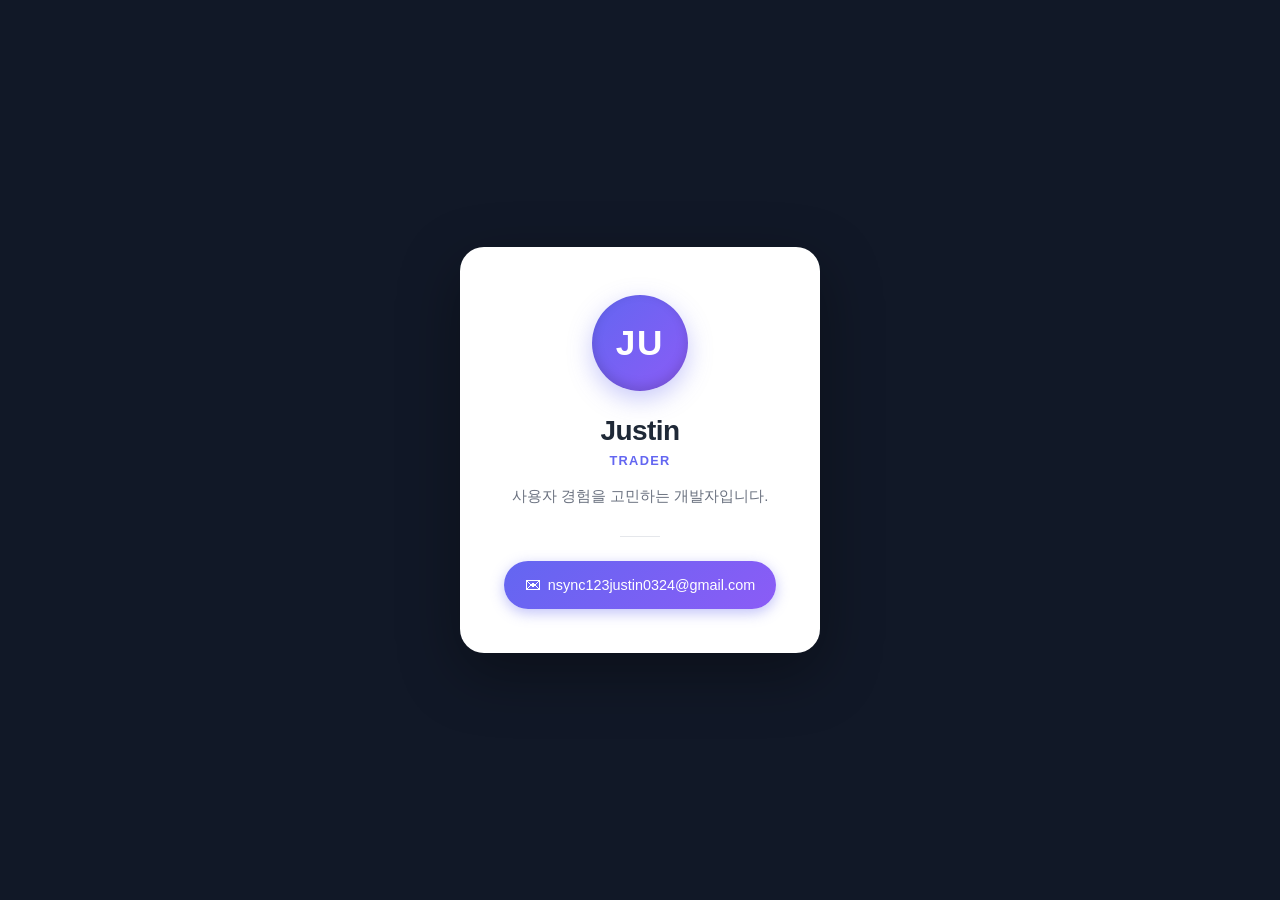
<file: CARD INDEX.HTML>
<!DOCTYPE html>
<html lang="ko">
<head>
  <!-- 문자 인코딩 및 뷰포트 설정 -->
  <meta charset="UTF-8" />
  <meta name="viewport" content="width=device-width, initial-scale=1.0" />
  <title>Justin | 웹 명함</title>

  <!-- 외부 스타일시트 연결 -->
  <link rel="stylesheet" href="style.css" />
</head>
<body>

  <!-- 페이지 전체 중앙 배치 컨테이너 -->
  <main class="page">

    <!-- 명함 카드 영역 -->
    <section class="card" aria-label="개인 명함">

      <!-- 프로필 아바타: 이미지 대신 이니셜 사용 -->
      <div class="avatar" aria-hidden="true">JU</div>

      <!-- 이름 및 직함 -->
      <h1 class="name">Justin</h1>
      <p class="title">Trader</p>

      <!-- 한 줄 자기소개 -->
      <p class="bio">사용자 경험을 고민하는 개발자입니다.</p>

      <!-- 구분선 -->
      <div class="divider" aria-hidden="true"></div>

      <!-- 연락처 영역 -->
      <address class="contact">
        <!-- 이메일 버튼: mailto 링크 + 클립보드 복사 기능 (아이콘은 CSS ::before) -->
        <a
          class="email-btn"
          href="mailto:nsync123justin0324@gmail.com"
          data-email="nsync123justin0324@gmail.com"
          id="emailBtn"
        >nsync123justin0324@gmail.com</a>
      </address>

    </section>

    <!-- 클립보드 복사 후 표시되는 토스트 알림 -->
    <div class="toast" id="toast" role="status" aria-live="polite">
      이메일 주소가 복사되었습니다!
    </div>

  </main>

  <!-- 인터랙션 스크립트 (defer로 DOM 파싱 후 실행) -->
  <script src="script.js" defer></script>
</body>
</html>
</file>
<file: style.css>
/* =========================================
   CSS 변수
   ========================================= */
:root {
  --color-bg: #111827;
  --color-card: #ffffff;
  --color-primary: #6366f1;
  --color-primary-end: #8b5cf6;
  --color-text: #1f2937;
  --color-muted: #6b7280;
  --color-btn-hover: #4f46e5;
  --radius-card: 24px;
  --shadow-card: 0 20px 60px rgba(0, 0, 0, 0.35);
}

/* =========================================
   전역 초기화
   ========================================= */
*, *::before, *::after { box-sizing: border-box; margin: 0; padding: 0; }

body {
  font-family: 'Segoe UI', 'Apple SD Gothic Neo', 'Noto Sans KR', sans-serif;
  background-color: var(--color-bg);
  color: var(--color-text);
  min-height: 100dvh;
  padding: env(safe-area-inset-top) env(safe-area-inset-right)
           env(safe-area-inset-bottom) env(safe-area-inset-left);
}

/* =========================================
   페이지 레이아웃
   ========================================= */
.page {
  display: flex;
  flex-direction: column;
  align-items: center;
  justify-content: center;
  min-height: 100dvh;
  padding: 32px 24px;
  gap: 16px;
}

/* =========================================
   카드 등장 애니메이션
   ========================================= */
@keyframes cardIn {
  from { opacity: 0; transform: translateY(24px) scale(0.97); }
  to   { opacity: 1; transform: translateY(0)    scale(1); }
}

/* =========================================
   명함 카드
   ========================================= */
.card {
  background-color: var(--color-card);
  border-radius: var(--radius-card);
  box-shadow: var(--shadow-card);
  padding: 40px 28px 36px;
  width: 100%;
  max-width: 360px;
  text-align: center;
  animation: cardIn 0.5s cubic-bezier(0.22, 1, 0.36, 1) both;
  transition: transform 0.3s ease, box-shadow 0.3s ease;
  overflow: hidden;
}

@media (hover: hover) {
  .card:hover {
    transform: translateY(-6px);
    box-shadow: 0 28px 72px rgba(0, 0, 0, 0.45);
  }
}

/* =========================================
   아바타
   ========================================= */
@keyframes avatarPop {
  0%   { transform: scale(0.7); opacity: 0; }
  70%  { transform: scale(1.08); }
  100% { transform: scale(1);    opacity: 1; }
}

.avatar {
  width: 88px; height: 88px;
  border-radius: 50%;
  background: linear-gradient(135deg, var(--color-primary), var(--color-primary-end));
  color: #fff;
  font-size: 2rem; font-weight: 700;
  letter-spacing: 0.05em;
  display: flex; align-items: center; justify-content: center;
  margin: 0 auto 24px;
  box-shadow: inset 0 -4px 12px rgba(0,0,0,0.15),
              0 8px 24px rgba(99,102,241,0.35);
  animation: avatarPop 0.5s cubic-bezier(0.22, 1, 0.36, 1) 0.15s both;
}

.name  { font-size: 1.6rem; font-weight: 700; color: var(--color-text); letter-spacing: -0.02em; margin-bottom: 6px; word-break: break-word; }
.title { font-size: 0.8rem; font-weight: 600; color: var(--color-primary); text-transform: uppercase; letter-spacing: 0.1em; margin-bottom: 16px; }
.bio   { font-size: 0.93rem; color: var(--color-muted); line-height: 1.65; margin-bottom: 28px; word-break: keep-all; }

.divider { width: 40px; height: 1px; background: #e5e7eb; margin: 0 auto 24px; }

/* =========================================
   이메일 버튼
   ========================================= */
.contact { font-style: normal; }

.email-btn {
  display: flex; align-items: center; justify-content: center; gap: 7px;
  padding: 13px 20px;
  background: linear-gradient(135deg, var(--color-primary), var(--color-primary-end));
  color: #fff; text-decoration: none;
  border-radius: 50px;
  font-size: 0.875rem; font-weight: 500;
  transition: transform 0.2s ease, box-shadow 0.25s ease;
  box-shadow: 0 4px 14px rgba(99,102,241,0.4);
  width: 100%;
  overflow-wrap: break-word; word-break: break-all; line-height: 1.4;
}
.email-btn::before { content: '✉'; flex-shrink: 0; font-size: 1rem; }

@media (hover: hover) {
  .email-btn:hover { transform: translateY(-2px); box-shadow: 0 6px 20px rgba(99,102,241,0.55); }
}
.email-btn:active { transform: scale(0.97); }

/* =========================================
   토스트 알림
   ========================================= */
.toast {
  position: fixed;
  bottom: calc(28px + env(safe-area-inset-bottom));
  left: 50%; transform: translateX(-50%) translateY(16px);
  background: #1f2937; color: #fff;
  padding: 10px 18px; border-radius: 10px;
  font-size: 0.85rem; max-width: calc(100vw - 48px); text-align: center;
  opacity: 0; pointer-events: none;
  transition: opacity 0.25s ease, transform 0.25s ease;
  z-index: 100;
}
.toast.show { opacity: 1; transform: translateX(-50%) translateY(0); }


/* =========================================================
   날씨 방송 위젯 — 외부 카드
   ========================================================= */
@keyframes castIn {
  from { opacity: 0; transform: translateY(20px); }
  to   { opacity: 1; transform: translateY(0); }
}

.weather-cast {
  width: 100%; max-width: 360px;
  border-radius: var(--radius-card);
  box-shadow: var(--shadow-card);
  padding: 20px 20px 16px;
  display: flex; align-items: flex-end; gap: 12px;
  animation: castIn 0.6s cubic-bezier(0.22, 1, 0.36, 1) 0.3s both;
  overflow: hidden;
  position: relative;
  /* 기본 배경 (날씨 상태로 덮어씀) */
  background: linear-gradient(135deg, #4b5563, #6b7280);
  transition: background 1s ease;
}

/* 날씨 상태별 배경 그라데이션 */
.weather-cast[data-wx="sunny"]   { background: linear-gradient(135deg, #2563eb, #f59e0b); }
.weather-cast[data-wx="cloudy"]  { background: linear-gradient(135deg, #374151, #6b7280); }
.weather-cast[data-wx="foggy"]   { background: linear-gradient(135deg, #4b5563, #9ca3af); }
.weather-cast[data-wx="drizzle"] { background: linear-gradient(135deg, #1e3a5f, #475569); }
.weather-cast[data-wx="rainy"]   { background: linear-gradient(135deg, #1e3a5f, #1e40af); }
.weather-cast[data-wx="snowy"]   { background: linear-gradient(135deg, #bfdbfe, #e0f2fe); }
.weather-cast[data-wx="thundery"]{ background: linear-gradient(135deg, #1e1b4b, #312e81); }

/* 눈 내리는 배경은 텍스트 어둡게 */
.weather-cast[data-wx="snowy"] .weather-temp,
.weather-cast[data-wx="snowy"] .weather-desc,
.weather-cast[data-wx="snowy"] .weather-loc { color: #1e3a5f !important; }


/* =========================================================
   날씨 방송 위젯 — 캐릭터 영역
   ========================================================= */
.wx-char-wrap {
  position: relative;
  flex-shrink: 0;
  display: flex;
  flex-direction: column;
  align-items: center;
}

/* SVG 캐릭터 — 위아래 부유 (idle) */
@keyframes wxCharIdle {
  0%, 100% { transform: translateY(0); }
  50%       { transform: translateY(-6px); }
}

.wx-caster-svg {
  width: 90px; height: auto;
  object-fit: contain;
  animation: wxCharIdle 2.8s ease-in-out infinite;
  filter: drop-shadow(0 4px 12px rgba(0,0,0,0.4));
}

/* 눈 깜빡임 */
@keyframes wxBlink {
  0%, 88%, 100% { transform: scaleY(1); }
  92%           { transform: scaleY(0.08); }
}

.wx-eye-l {
  transform-origin: 33px 30px;
  animation: wxBlink 4.5s ease-in-out infinite;
}
.wx-eye-r {
  transform-origin: 47px 30px;
  animation: wxBlink 4.5s ease-in-out infinite;
  animation-delay: 0.06s;
}

/* 오른팔 포인팅 흔들림 */
@keyframes wxArmWave {
  0%, 100% { transform: rotate(0deg); }
  50%       { transform: rotate(-10deg); }
}

.wx-char-arm {
  transform-origin: 57px 58px;
  animation: wxArmWave 2.8s ease-in-out infinite;
}


/* =========================================================
   날씨 방송 위젯 — 말풍선
   ========================================================= */
@keyframes wxSpeechIn {
  from { opacity: 0; transform: scale(0.75) translateY(6px); }
  to   { opacity: 1; transform: scale(1)    translateY(0); }
}

.wx-speech {
  position: absolute;
  top: -48px;
  left: 50%; transform: translateX(-20%);
  background: rgba(255,255,255,0.95);
  color: #1f2937;
  font-size: 0.68rem; font-weight: 600;
  line-height: 1.45;
  padding: 7px 10px;
  border-radius: 12px;
  white-space: nowrap;
  box-shadow: 0 4px 12px rgba(0,0,0,0.2);
  animation: wxSpeechIn 0.5s cubic-bezier(0.22, 1, 0.36, 1) 1.2s both;
  z-index: 2;
}

/* 말풍선 꼬리 */
.wx-speech::after {
  content: '';
  position: absolute;
  bottom: -7px;
  left: 14px;
  width: 0; height: 0;
  border-left: 7px solid transparent;
  border-right: 7px solid transparent;
  border-top: 8px solid rgba(255,255,255,0.95);
}


/* =========================================================
   날씨 방송 위젯 — 정보 패널
   ========================================================= */
.wx-panel {
  flex: 1;
  display: flex; flex-direction: column; align-items: flex-start;
  gap: 6px;
}

/* 날씨 아이콘 컨테이너 (기존 wx-anim 재사용) */
.weather-anim {
  width: 56px; height: 56px;
  position: relative;
  flex-shrink: 0;
}

.wx-panel-info { display: flex; flex-direction: column; gap: 1px; }

.weather-temp {
  font-size: 1.8rem; font-weight: 800;
  color: #ffffff; line-height: 1;
  text-shadow: 0 2px 8px rgba(0,0,0,0.3);
}
.weather-desc {
  font-size: 0.85rem; font-weight: 600;
  color: rgba(255,255,255,0.9);
}
.weather-loc {
  font-size: 0.72rem;
  color: rgba(255,255,255,0.7);
}


/* =========================================================
   날씨 아이콘 애니메이션 (공통)
   ========================================================= */

/* 로딩 점 */
.wx-dot {
  width: 7px; height: 7px;
  background: rgba(255,255,255,0.6); border-radius: 50%;
  position: absolute;
  top: 50%;
  left: calc(50% - 12px + calc(var(--i) * 12px));
  transform: translateY(-50%);
  animation: wxDotBounce 1.2s ease-in-out infinite;
  animation-delay: calc(var(--i) * 0.2s);
}
@keyframes wxDotBounce {
  0%, 100% { transform: translateY(-50%) scale(1);   opacity: 0.5; }
  50%       { transform: translateY(calc(-50% - 6px)) scale(1.2); opacity: 1; }
}

/* ☀️ 태양 */
.wx-sun { width: 100%; height: 100%; position: relative; }

.wx-sun-core {
  width: 24px; height: 24px; border-radius: 50%;
  background: radial-gradient(circle at 35% 35%, #fde68a, #f59e0b);
  position: absolute; top: 50%; left: 50%;
  transform: translate(-50%, -50%);
  z-index: 2;
  animation: wxSunPulse 3s ease-in-out infinite;
}
@keyframes wxSunPulse {
  0%, 100% { box-shadow: 0 0 8px  4px rgba(245,158,11,0.4); }
  50%       { box-shadow: 0 0 18px 8px rgba(245,158,11,0.7); }
}

.wx-rays {
  width: 100%; height: 100%;
  position: absolute; top: 0; left: 0;
  animation: wxRaysRotate 10s linear infinite;
}
@keyframes wxRaysRotate { to { transform: rotate(360deg); } }

.wx-ray {
  position: absolute;
  width: 3px; height: 9px;
  background: linear-gradient(to bottom, #fde68a, transparent);
  border-radius: 2px;
  left: calc(50% - 1.5px); top: 1px;
  transform-origin: 1.5px 27px;
  transform: rotate(calc(var(--i) * 45deg));
}

/* ☁️ 구름 */
.wx-cloud-wrap { width: 100%; height: 100%; display: flex; align-items: center; justify-content: center; }

.wx-cloud {
  position: relative;
  width: 46px; height: 18px;
  background: rgba(255,255,255,0.85); border-radius: 18px;
  animation: wxCloudBob 3s ease-in-out infinite;
}
.wx-cloud::before {
  content: ''; position: absolute;
  width: 22px; height: 22px; background: rgba(255,255,255,0.85);
  border-radius: 50%; top: -11px; left: 6px;
}
.wx-cloud::after {
  content: ''; position: absolute;
  width: 16px; height: 16px; background: rgba(255,255,255,0.85);
  border-radius: 50%; top: -7px; left: 22px;
}
@keyframes wxCloudBob {
  0%, 100% { transform: translateY(0); }
  50%       { transform: translateY(-4px); }
}

/* 🌧 비 */
.wx-rain-wrap { width: 100%; height: 100%; position: relative; }

.wx-rain-cloud {
  position: absolute; top: 4px; left: 50%; transform: translateX(-50%);
  width: 46px; height: 18px;
  background: rgba(255,255,255,0.7); border-radius: 18px;
}
.wx-rain-cloud::before {
  content: ''; position: absolute;
  width: 22px; height: 22px; background: rgba(255,255,255,0.7);
  border-radius: 50%; top: -11px; left: 6px;
}
.wx-rain-cloud::after {
  content: ''; position: absolute;
  width: 16px; height: 16px; background: rgba(255,255,255,0.7);
  border-radius: 50%; top: -7px; left: 22px;
}

.wx-drop {
  position: absolute; width: 2px; height: 9px;
  background: linear-gradient(to bottom, rgba(147,197,253,0.9), rgba(37,99,235,0.9));
  border-radius: 2px; top: 26px; opacity: 0;
  animation: wxDropFall 1.1s ease-in infinite;
  animation-delay: calc(var(--i) * 0.2s);
}
@keyframes wxDropFall {
  0%   { transform: translateY(-2px); opacity: 0; }
  15%  { opacity: 1; }
  90%  { opacity: 0.8; }
  100% { transform: translateY(28px); opacity: 0; }
}

/* ❄️ 눈 */
.wx-snow-wrap { width: 100%; height: 100%; position: relative; }

.wx-snow-cloud {
  position: absolute; top: 4px; left: 50%; transform: translateX(-50%);
  width: 46px; height: 18px;
  background: rgba(255,255,255,0.8); border-radius: 18px;
}
.wx-snow-cloud::before {
  content: ''; position: absolute;
  width: 22px; height: 22px; background: rgba(255,255,255,0.8);
  border-radius: 50%; top: -11px; left: 6px;
}
.wx-snow-cloud::after {
  content: ''; position: absolute;
  width: 16px; height: 16px; background: rgba(255,255,255,0.8);
  border-radius: 50%; top: -7px; left: 22px;
}

.wx-flake {
  position: absolute; font-size: 9px; color: #93c5fd;
  top: 28px; opacity: 0;
  animation: wxFlakeFall 2s ease-in-out infinite;
  animation-delay: calc(var(--i) * 0.35s);
}
@keyframes wxFlakeFall {
  0%   { transform: translateY(0)    rotate(0deg);   opacity: 0; }
  15%  { opacity: 1; }
  85%  { opacity: 0.7; }
  100% { transform: translateY(26px) rotate(180deg); opacity: 0; }
}

/* ⚡ 천둥 */
.wx-thunder-wrap { width: 100%; height: 100%; position: relative; }

.wx-thunder-cloud {
  position: absolute; top: 4px; left: 50%; transform: translateX(-50%);
  width: 46px; height: 18px;
  background: rgba(255,255,255,0.5); border-radius: 18px;
}
.wx-thunder-cloud::before {
  content: ''; position: absolute;
  width: 22px; height: 22px; background: rgba(255,255,255,0.5);
  border-radius: 50%; top: -11px; left: 6px;
}
.wx-thunder-cloud::after {
  content: ''; position: absolute;
  width: 16px; height: 16px; background: rgba(255,255,255,0.5);
  border-radius: 50%; top: -7px; left: 22px;
}

.wx-bolt {
  position: absolute; bottom: 1px; left: 50%; transform: translateX(-50%);
  font-size: 22px; line-height: 1;
  animation: wxBolt 2.5s ease-in-out infinite;
}
@keyframes wxBolt {
  0%, 84%, 100% { opacity: 0;   transform: translateX(-50%) scale(1); }
  86%, 90%       { opacity: 1;   transform: translateX(-50%) scale(1.1); }
  88%, 92%       { opacity: 0.2; transform: translateX(-50%) scale(0.95); }
  94%            { opacity: 1;   transform: translateX(-50%) scale(1.05); }
}


/* =========================================
   실시간 환율 위젯
   ========================================= */
@keyframes rateIn {
  from { opacity: 0; transform: translateY(10px); }
  to   { opacity: 1; transform: translateY(0); }
}

.rate-widget {
  width: 100%; max-width: 360px;
  background: rgba(255, 255, 255, 0.06);
  border: 1px solid rgba(255, 255, 255, 0.1);
  border-radius: 14px;
  padding: 12px 20px;
  display: flex;
  align-items: center;
  gap: 10px;
  animation: rateIn 0.5s cubic-bezier(0.22, 1, 0.36, 1) 0.5s both;
}

.rate-icon {
  font-size: 1.1rem;
  flex-shrink: 0;
}

.rate-text {
  font-size: 0.9rem;
  font-weight: 600;
  color: rgba(255, 255, 255, 0.85);
  letter-spacing: -0.01em;
}

/* 로딩 / 에러 상태 */
.rate-text.loading { color: rgba(255, 255, 255, 0.45); font-weight: 400; }
.rate-text.error   { color: #fca5a5; font-weight: 400; }

/* =========================================
   반응형: 480px 이상
   ========================================= */
@media (min-width: 480px) {
  .page { padding: 48px 32px; }
  .card { padding: 48px 44px 44px; }
  .avatar { width: 96px; height: 96px; font-size: 2.2rem; }
  .name { font-size: 1.75rem; }
  .email-btn { width: auto; font-size: 0.9rem; padding: 13px 28px; word-break: normal; }
  .weather-cast { padding: 24px 24px 20px; gap: 16px; }
  .wx-caster-svg { width: 95px; }
  .weather-temp { font-size: 2rem; }
}
</file>
